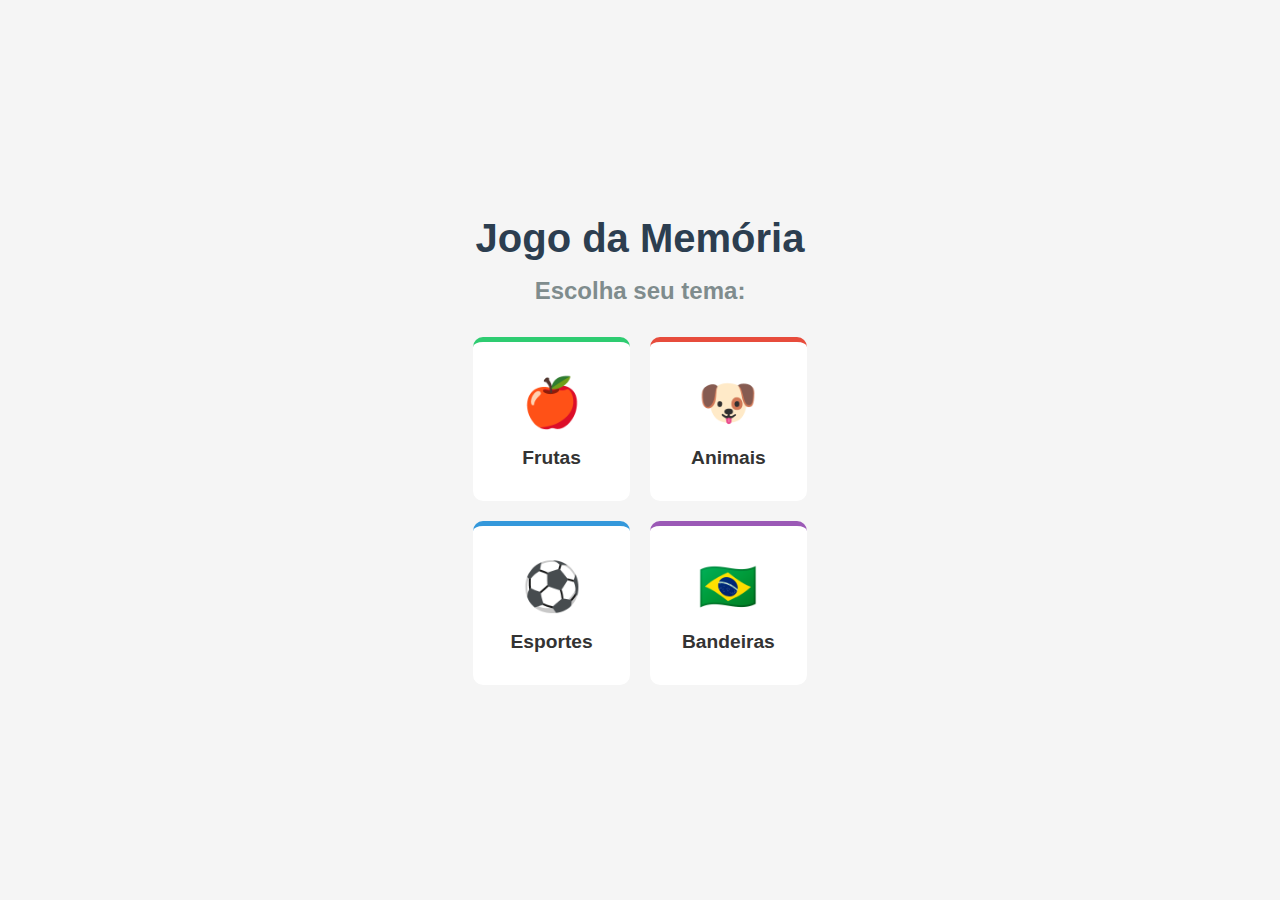
<file: index.html>
<!DOCTYPE html>
<html lang="pt-BR">
<head>
    <meta charset="UTF-8">
    <meta name="viewport" content="width=device-width, initial-scale=1.0">
    <title>Escolha seu Tema</title>
    <link rel="stylesheet" href="styles/theme.css">
</head>
<body>
    <div class="theme-container">
        <h1>Jogo da Memória</h1>
        <h2>Escolha seu tema:</h2>
        
        <div class="themes">
            <a href="game.html?theme=fruits" class="theme-card fruits">
                <span>🍎</span>
                <p>Frutas</p>
            </a>
            
            <a href="game.html?theme=animals" class="theme-card animals">
                <span>🐶</span>
                <p>Animais</p>
            </a>
            
            <a href="game.html?theme=sports" class="theme-card sports">
                <span>⚽</span>
                <p>Esportes</p>
            </a>
            
            <a href="game.html?theme=flags" class="theme-card flags">
                <span>🇧🇷</span>
                <p>Bandeiras</p>
            </a>
        </div>
    </div>
</body>
</html>
</file>
<file: styles/theme.css>
* {
    margin: 0;
    padding: 0;
    box-sizing: border-box;
    font-family: 'Segoe UI', Tahoma, Geneva, Verdana, sans-serif;
}

body {
    background: #f5f5f5;
    display: flex;
    justify-content: center;
    align-items: center;
    min-height: 100vh;
}

.theme-container {
    text-align: center;
    padding: 2rem;
    max-width: 800px;
}

.theme-container h1 {
    color: #2c3e50;
    margin-bottom: 1rem;
    font-size: 2.5rem;
}

.theme-container h2 {
    color: #7f8c8d;
    margin-bottom: 2rem;
}

.themes {
    display: grid;
    grid-template-columns: repeat(2, 1fr);
    gap: 20px;
}

.theme-card {
    background: white;
    border-radius: 10px;
    padding: 2rem;
    text-decoration: none;
    color: #333;
    transition: transform 0.3s, box-shadow 0.3s;
    display: flex;
    flex-direction: column;
    align-items: center;
}

.theme-card:hover {
    transform: translateY(-5px);
    box-shadow: 0 10px 20px rgba(0, 0, 0, 0.1);
}

.theme-card span {
    font-size: 3rem;
    margin-bottom: 1rem;
}

.theme-card p {
    font-size: 1.2rem;
    font-weight: bold;
}

/* Cores específicas para cada tema */
.fruits { border-top: 5px solid #2ecc71; }
.animals { border-top: 5px solid #e74c3c; }
.sports { border-top: 5px solid #3498db; }
.flags { border-top: 5px solid #9b59b6; }
</file>
